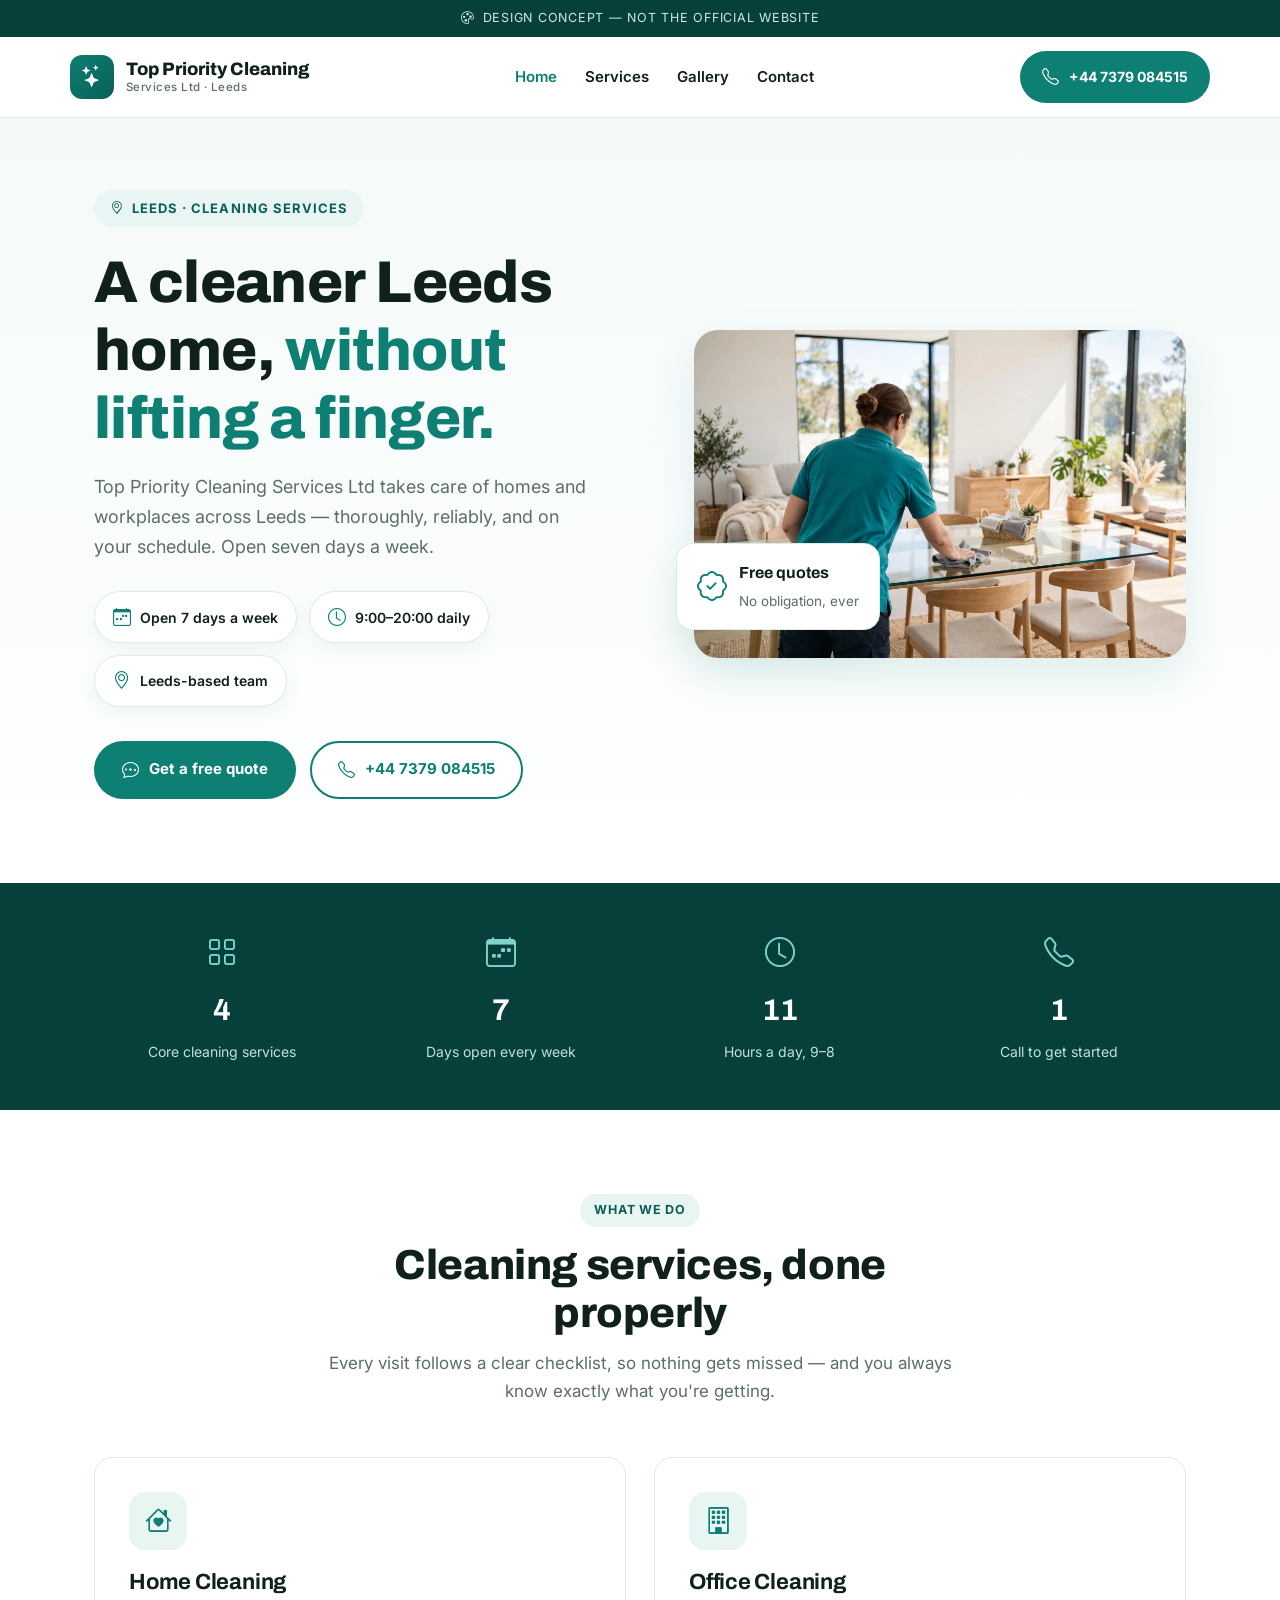
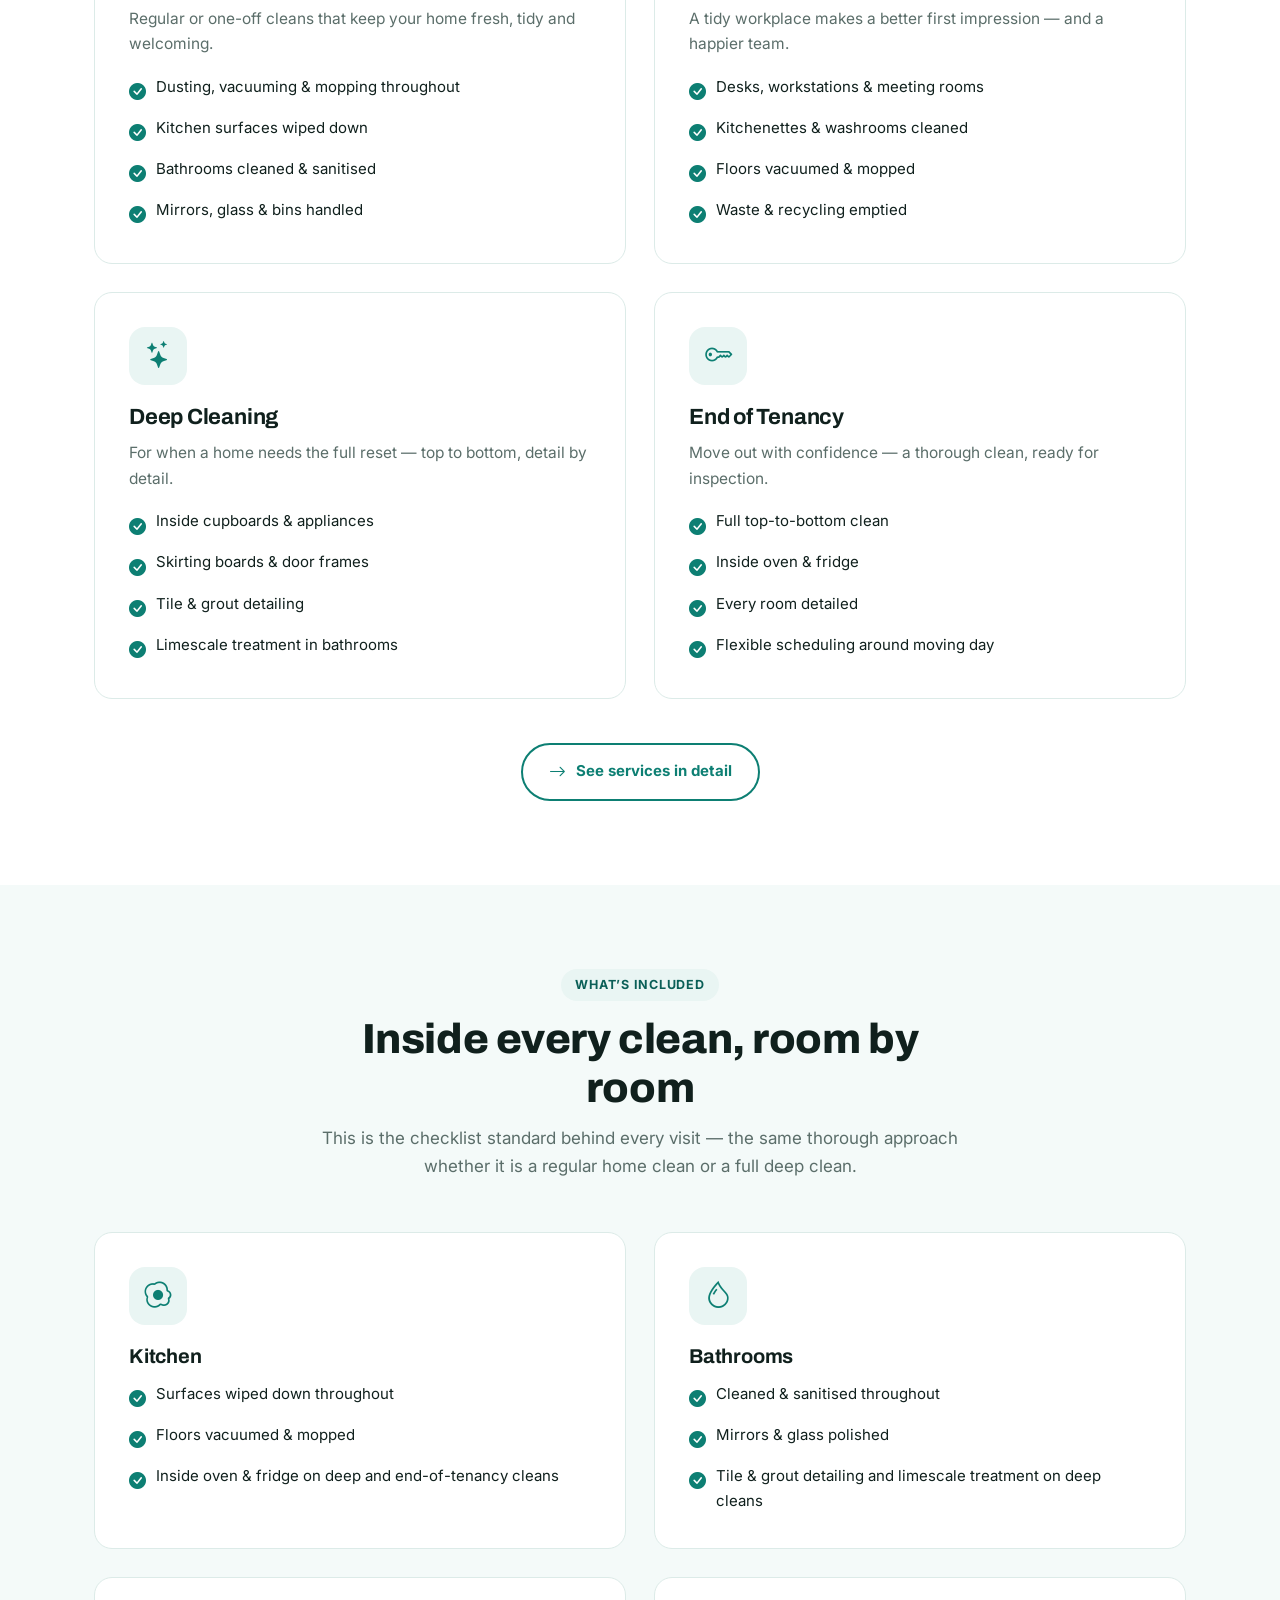
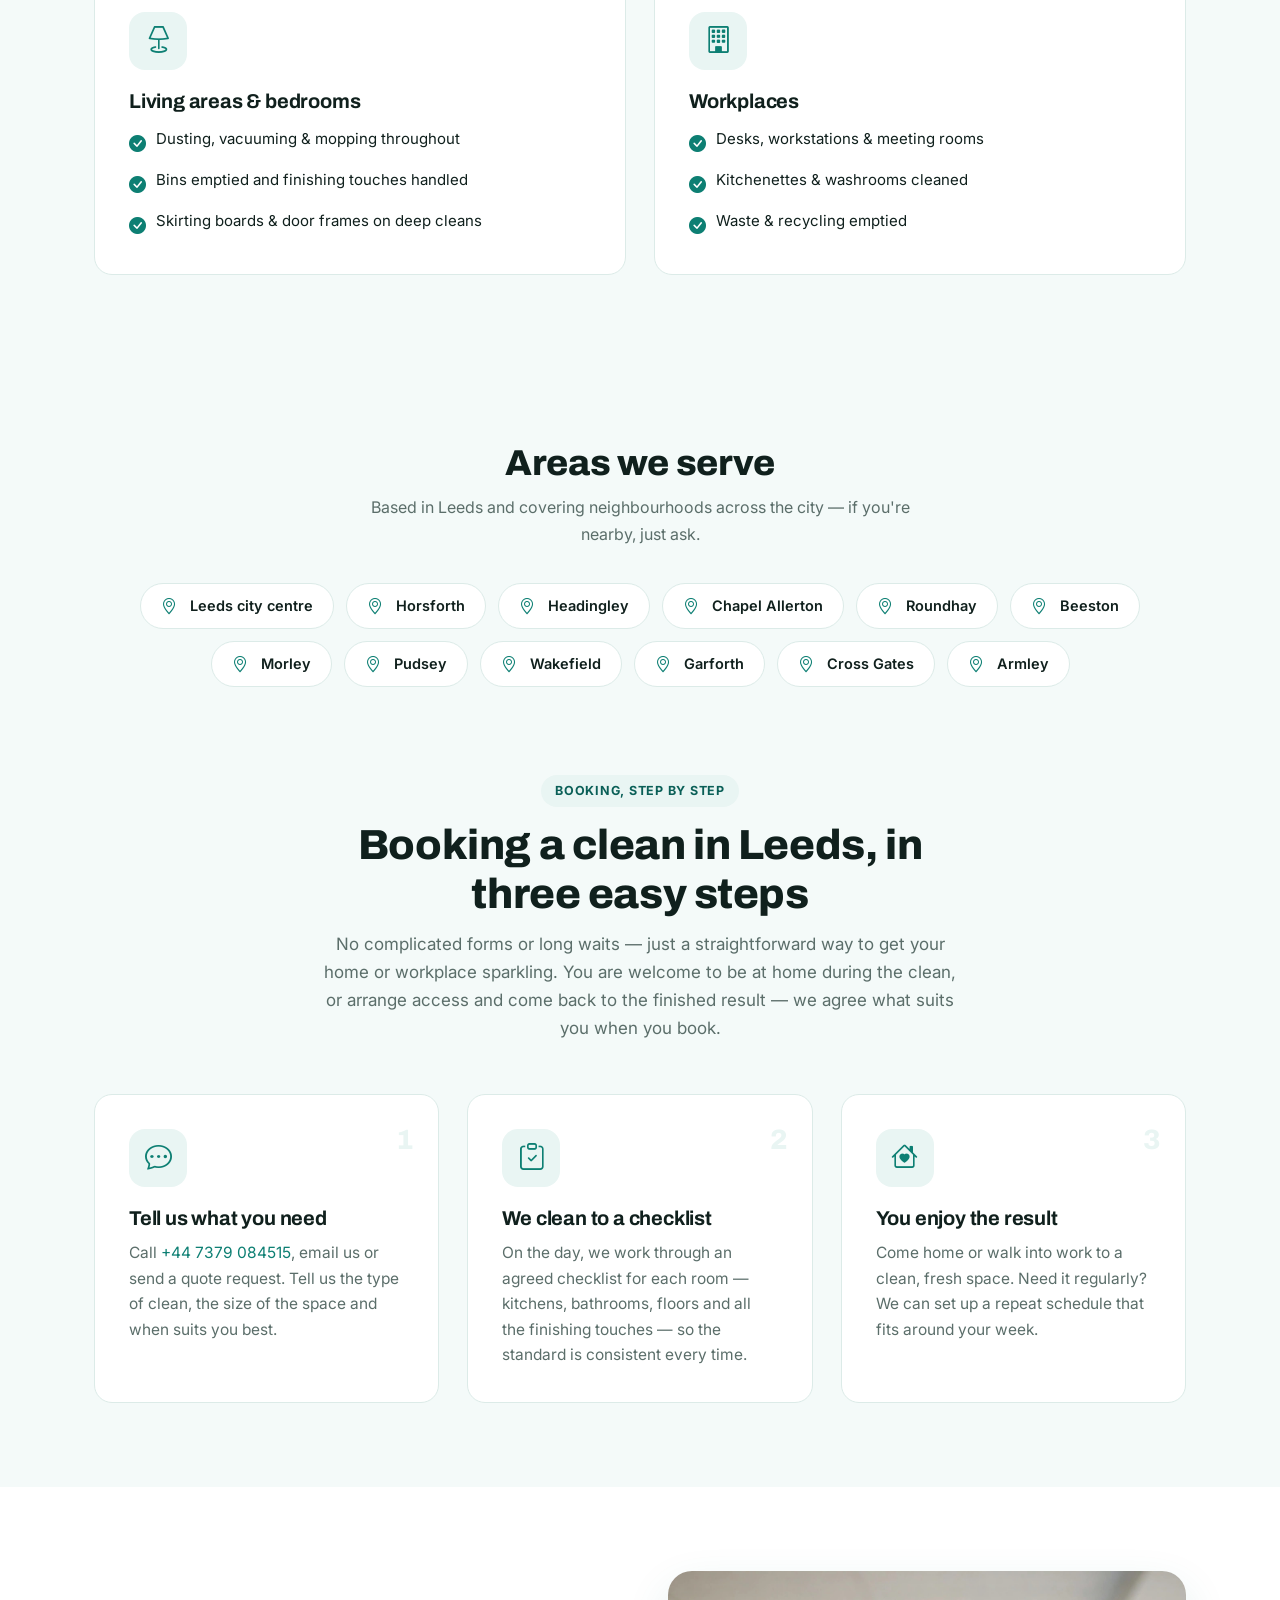
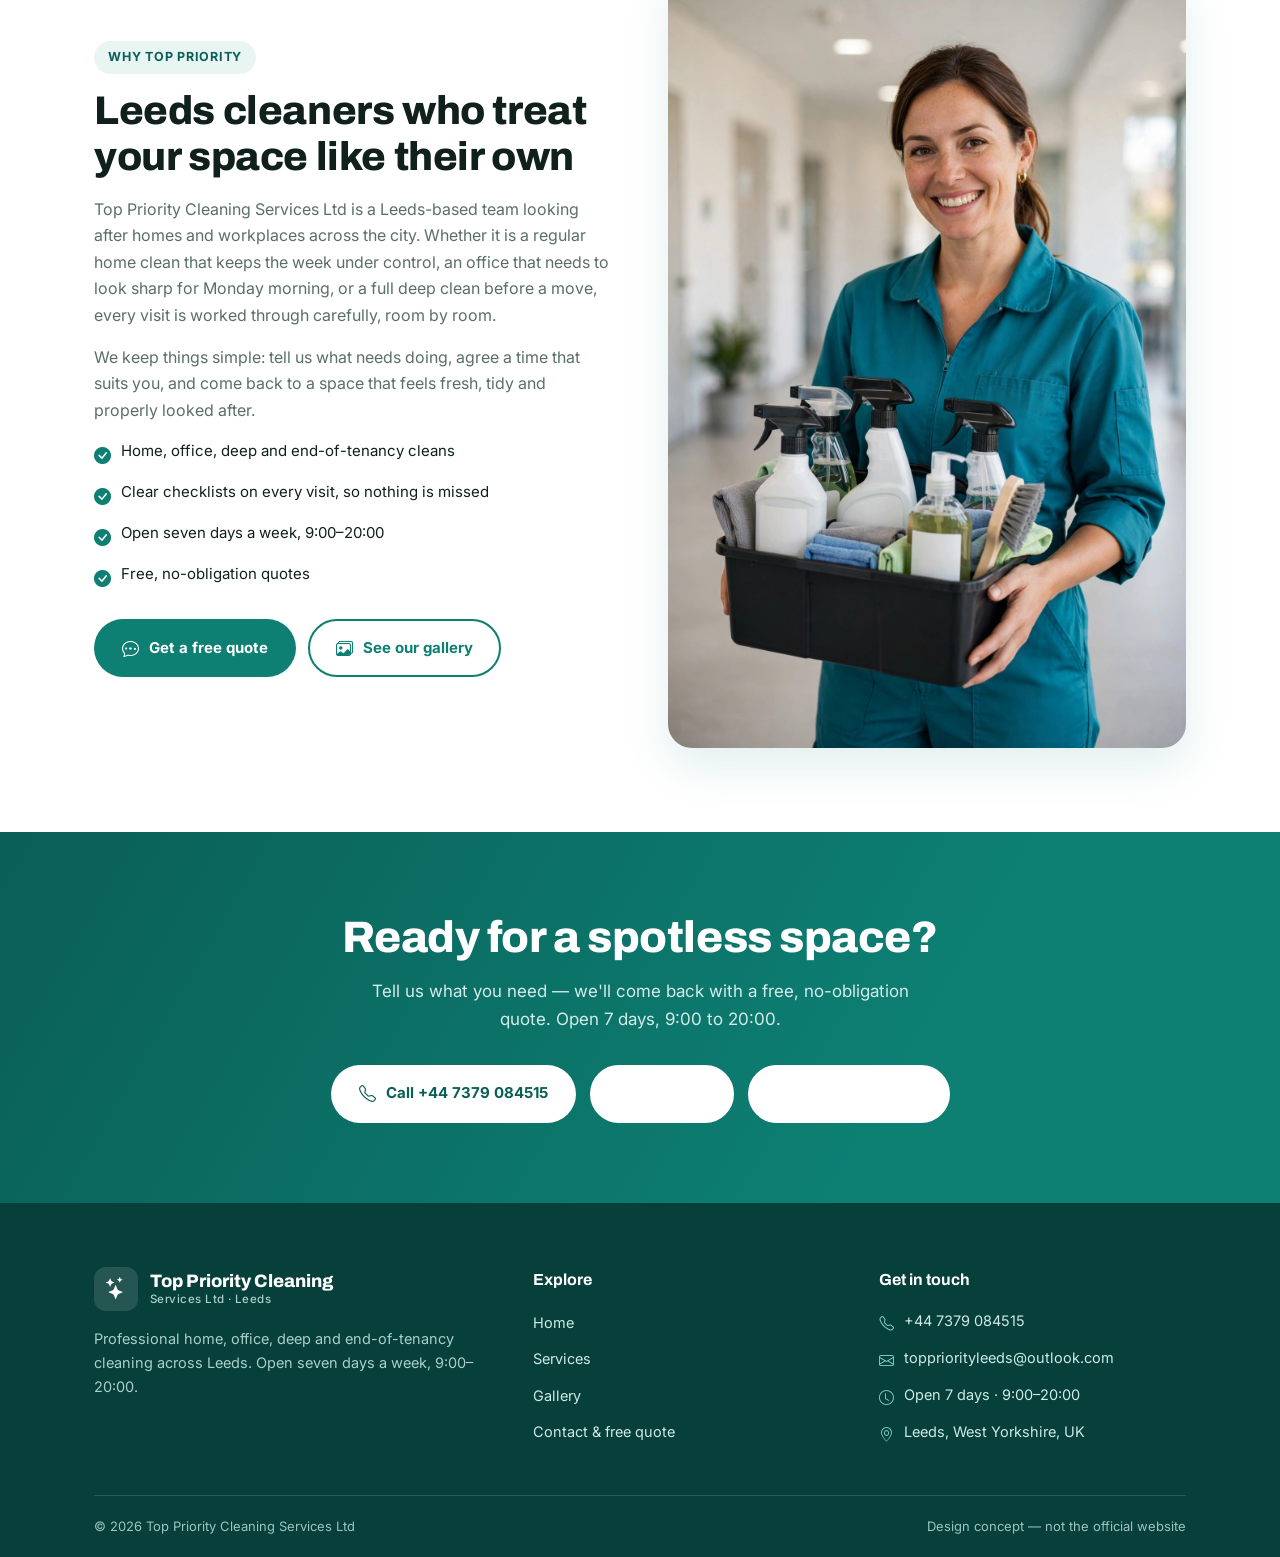
<file: index.html>
<!DOCTYPE html>
<html lang="en-GB">
<head>
<meta charset="UTF-8">
<meta name="viewport" content="width=device-width, initial-scale=1.0">
<title>Top Priority Cleaning Services Ltd — Professional Cleaning in Leeds</title>
<meta name="description" content="Top Priority Cleaning Services Ltd — home, office, deep and end-of-tenancy cleaning across Leeds. Open 7 days, 9:00–20:00. Free quotes.">
<link href="https://cdn.jsdelivr.net/npm/bootstrap-icons@1.11.3/font/bootstrap-icons.min.css" rel="stylesheet">
<link rel="preconnect" href="https://fonts.googleapis.com">
<link rel="preconnect" href="https://fonts.gstatic.com" crossorigin>
<link href="https://fonts.googleapis.com/css2?family=Archivo:wght@600;700;800&family=Inter:wght@400;500;600;700&display=swap" rel="stylesheet">
<link rel="stylesheet" href="styles.css">
</head>
<body>

<div class="ribbon"><i class="bi bi-palette"></i>Design concept — not the official website</div>

<header class="site-header">
  <div class="wrap nav">
    <a class="brand" href="index.html">
      <span class="brand-mark"><i class="bi bi-stars"></i></span>
      <span class="brand-name">Top Priority Cleaning<small>Services Ltd · Leeds</small></span>
    </a>
    <input type="checkbox" id="nav-toggle" class="nav-toggle">
    <label for="nav-toggle" class="hamburger" aria-label="Menu"><i class="bi bi-list"></i></label>
    <ul class="nav-links">
      <li><a href="index.html" class="active">Home</a></li>
      <li><a href="services.html">Services</a></li>
      <li><a href="gallery.html">Gallery</a></li>
      <li><a href="contact.html">Contact</a></li>
    </ul>
    <div class="nav-cta">
      <a class="btn btn-teal btn-sm" href="tel:+447379084515"><i class="bi bi-telephone"></i>+44 7379 084515</a>
    </div>
  </div>
</header>

<section class="hero">
  <div class="wrap hero-grid">
    <div>
      <span class="kicker"><i class="bi bi-geo-alt"></i>Leeds · Cleaning services</span>
      <h1>A cleaner Leeds home, <span class="accent">without lifting a finger.</span></h1>
      <p class="lead">Top Priority Cleaning Services Ltd takes care of homes and workplaces across Leeds — thoroughly, reliably, and on your schedule. Open seven days a week.</p>
      <div class="trust-chips">
        <span class="chip"><i class="bi bi-calendar-week"></i>Open 7 days a week</span>
        <span class="chip"><i class="bi bi-clock"></i>9:00–20:00 daily</span>
        <span class="chip"><i class="bi bi-geo-alt"></i>Leeds-based team</span>
      </div>
      <div class="hero-ctas">
        <a class="btn btn-teal" href="contact.html"><i class="bi bi-chat-dots"></i>Get a free quote</a>
        <a class="btn btn-outline" href="tel:+447379084515"><i class="bi bi-telephone"></i>+44 7379 084515</a>
      </div>
    </div>
    <div class="hero-media">
      <img src="images/cleaning-hero.jpg" alt="Professional cleaner refreshing a bright living room">
      <div class="hero-badge">
        <i class="bi bi-patch-check"></i>
        <div><strong>Free quotes</strong><span>No obligation, ever</span></div>
      </div>
    </div>
  </div>
</section>

<div class="stats">
  <div class="wrap stats-grid">
    <div class="stat"><i class="bi bi-grid"></i><strong>4</strong><span>Core cleaning services</span></div>
    <div class="stat"><i class="bi bi-calendar-week"></i><strong>7</strong><span>Days open every week</span></div>
    <div class="stat"><i class="bi bi-clock"></i><strong>11</strong><span>Hours a day, 9–8</span></div>
    <div class="stat"><i class="bi bi-telephone"></i><strong>1</strong><span>Call to get started</span></div>
  </div>
</div>

<section id="services">
  <div class="wrap">
    <div class="services-head">
      <span class="tag">What we do</span>
      <h2>Cleaning services, done properly</h2>
      <p>Every visit follows a clear checklist, so nothing gets missed — and you always know exactly what you're getting.</p>
    </div>
    <div class="service-grid">
      <article class="service-card">
        <div class="service-icon"><i class="bi bi-house-heart"></i></div>
        <h3>Home Cleaning</h3>
        <p>Regular or one-off cleans that keep your home fresh, tidy and welcoming.</p>
        <ul class="checklist">
          <li><i class="bi bi-check-circle-fill"></i>Dusting, vacuuming &amp; mopping throughout</li>
          <li><i class="bi bi-check-circle-fill"></i>Kitchen surfaces wiped down</li>
          <li><i class="bi bi-check-circle-fill"></i>Bathrooms cleaned &amp; sanitised</li>
          <li><i class="bi bi-check-circle-fill"></i>Mirrors, glass &amp; bins handled</li>
        </ul>
      </article>
      <article class="service-card">
        <div class="service-icon"><i class="bi bi-building"></i></div>
        <h3>Office Cleaning</h3>
        <p>A tidy workplace makes a better first impression — and a happier team.</p>
        <ul class="checklist">
          <li><i class="bi bi-check-circle-fill"></i>Desks, workstations &amp; meeting rooms</li>
          <li><i class="bi bi-check-circle-fill"></i>Kitchenettes &amp; washrooms cleaned</li>
          <li><i class="bi bi-check-circle-fill"></i>Floors vacuumed &amp; mopped</li>
          <li><i class="bi bi-check-circle-fill"></i>Waste &amp; recycling emptied</li>
        </ul>
      </article>
      <article class="service-card">
        <div class="service-icon"><i class="bi bi-stars"></i></div>
        <h3>Deep Cleaning</h3>
        <p>For when a home needs the full reset — top to bottom, detail by detail.</p>
        <ul class="checklist">
          <li><i class="bi bi-check-circle-fill"></i>Inside cupboards &amp; appliances</li>
          <li><i class="bi bi-check-circle-fill"></i>Skirting boards &amp; door frames</li>
          <li><i class="bi bi-check-circle-fill"></i>Tile &amp; grout detailing</li>
          <li><i class="bi bi-check-circle-fill"></i>Limescale treatment in bathrooms</li>
        </ul>
      </article>
      <article class="service-card">
        <div class="service-icon"><i class="bi bi-key"></i></div>
        <h3>End of Tenancy</h3>
        <p>Move out with confidence — a thorough clean, ready for inspection.</p>
        <ul class="checklist">
          <li><i class="bi bi-check-circle-fill"></i>Full top-to-bottom clean</li>
          <li><i class="bi bi-check-circle-fill"></i>Inside oven &amp; fridge</li>
          <li><i class="bi bi-check-circle-fill"></i>Every room detailed</li>
          <li><i class="bi bi-check-circle-fill"></i>Flexible scheduling around moving day</li>
        </ul>
      </article>
    </div>
    <div class="services-more">
      <a class="btn btn-outline" href="services.html"><i class="bi bi-arrow-right"></i>See services in detail</a>
    </div>
  </div>
</section>


<section class="included-sec">
  <div class="wrap">
    <div class="services-head">
      <span class="tag">What&rsquo;s included</span>
      <h2>Inside every clean, room by room</h2>
      <p>This is the checklist standard behind every visit &mdash; the same thorough approach whether it is a regular home clean or a full deep clean.</p>
    </div>
    <div class="included-grid">
      <article class="included-card">
        <div class="service-icon"><i class="bi bi-egg-fried"></i></div>
        <h3>Kitchen</h3>
        <ul class="checklist">
          <li><i class="bi bi-check-circle-fill"></i>Surfaces wiped down throughout</li>
          <li><i class="bi bi-check-circle-fill"></i>Floors vacuumed &amp; mopped</li>
          <li><i class="bi bi-check-circle-fill"></i>Inside oven &amp; fridge on deep and end-of-tenancy cleans</li>
        </ul>
      </article>
      <article class="included-card">
        <div class="service-icon"><i class="bi bi-droplet"></i></div>
        <h3>Bathrooms</h3>
        <ul class="checklist">
          <li><i class="bi bi-check-circle-fill"></i>Cleaned &amp; sanitised throughout</li>
          <li><i class="bi bi-check-circle-fill"></i>Mirrors &amp; glass polished</li>
          <li><i class="bi bi-check-circle-fill"></i>Tile &amp; grout detailing and limescale treatment on deep cleans</li>
        </ul>
      </article>
      <article class="included-card">
        <div class="service-icon"><i class="bi bi-lamp"></i></div>
        <h3>Living areas &amp; bedrooms</h3>
        <ul class="checklist">
          <li><i class="bi bi-check-circle-fill"></i>Dusting, vacuuming &amp; mopping throughout</li>
          <li><i class="bi bi-check-circle-fill"></i>Bins emptied and finishing touches handled</li>
          <li><i class="bi bi-check-circle-fill"></i>Skirting boards &amp; door frames on deep cleans</li>
        </ul>
      </article>
      <article class="included-card">
        <div class="service-icon"><i class="bi bi-building"></i></div>
        <h3>Workplaces</h3>
        <ul class="checklist">
          <li><i class="bi bi-check-circle-fill"></i>Desks, workstations &amp; meeting rooms</li>
          <li><i class="bi bi-check-circle-fill"></i>Kitchenettes &amp; washrooms cleaned</li>
          <li><i class="bi bi-check-circle-fill"></i>Waste &amp; recycling emptied</li>
        </ul>
      </article>
    </div>
  </div>
</section>

<section class="areas">
  <div class="wrap">
    <h2>Areas we serve</h2>
    <p>Based in Leeds and covering neighbourhoods across the city — if you're nearby, just ask.</p>
    <div class="area-pills">
      <span><i class="bi bi-geo-alt"></i>Leeds city centre</span>
      <span><i class="bi bi-geo-alt"></i>Horsforth</span>
      <span><i class="bi bi-geo-alt"></i>Headingley</span>
      <span><i class="bi bi-geo-alt"></i>Chapel Allerton</span>
      <span><i class="bi bi-geo-alt"></i>Roundhay</span>
      <span><i class="bi bi-geo-alt"></i>Beeston</span>
      <span><i class="bi bi-geo-alt"></i>Morley</span>
      <span><i class="bi bi-geo-alt"></i>Pudsey</span>
      <span><i class="bi bi-geo-alt"></i>Wakefield</span>
      <span><i class="bi bi-geo-alt"></i>Garforth</span>
      <span><i class="bi bi-geo-alt"></i>Cross Gates</span>
      <span><i class="bi bi-geo-alt"></i>Armley</span>
    </div>
  </div>
</section>

<section class="enrich-steps-sec">
  <div class="wrap">
    <div class="services-head">
      <span class="tag">Booking, step by step</span>
      <h2>Booking a clean in Leeds, in three easy steps</h2>
      <p>No complicated forms or long waits &mdash; just a straightforward way to get your home or workplace sparkling. You are welcome to be at home during the clean, or arrange access and come back to the finished result &mdash; we agree what suits you when you book.</p>
    </div>
    <div class="enrich-steps">
      <article class="enrich-step"><div class="service-icon"><i class="bi bi-chat-dots"></i></div><span class="enrich-step-n">1</span><h3>Tell us what you need</h3><p>Call <a href="tel:+447379084515">+44 7379 084515</a>, email us or send a quote request. Tell us the type of clean, the size of the space and when suits you best.</p></article>
      <article class="enrich-step"><div class="service-icon"><i class="bi bi-clipboard-check"></i></div><span class="enrich-step-n">2</span><h3>We clean to a checklist</h3><p>On the day, we work through an agreed checklist for each room &mdash; kitchens, bathrooms, floors and all the finishing touches &mdash; so the standard is consistent every time.</p></article>
      <article class="enrich-step"><div class="service-icon"><i class="bi bi-house-heart"></i></div><span class="enrich-step-n">3</span><h3>You enjoy the result</h3><p>Come home or walk into work to a clean, fresh space. Need it regularly? We can set up a repeat schedule that fits around your week.</p></article>
    </div>
  </div>
</section>

<section class="enrich-about">
  <div class="wrap enrich-about-grid">
    <div>
      <span class="tag">Why Top Priority</span>
      <h2>Leeds cleaners who treat your space like their own</h2>
      <p>Top Priority Cleaning Services Ltd is a Leeds-based team looking after homes and workplaces across the city. Whether it is a regular home clean that keeps the week under control, an office that needs to look sharp for Monday morning, or a full deep clean before a move, every visit is worked through carefully, room by room.</p>
      <p>We keep things simple: tell us what needs doing, agree a time that suits you, and come back to a space that feels fresh, tidy and properly looked after.</p>
      <ul class="checklist">
        <li><i class="bi bi-check-circle-fill"></i>Home, office, deep and end-of-tenancy cleans</li>
        <li><i class="bi bi-check-circle-fill"></i>Clear checklists on every visit, so nothing is missed</li>
        <li><i class="bi bi-check-circle-fill"></i>Open seven days a week, 9:00&ndash;20:00</li>
        <li><i class="bi bi-check-circle-fill"></i>Free, no-obligation quotes</li>
      </ul>
      <div class="detail-cta"><a class="btn btn-teal" href="contact.html"><i class="bi bi-chat-dots"></i>Get a free quote</a> <a class="btn btn-outline" href="gallery.html"><i class="bi bi-images"></i>See our gallery</a></div>
    </div>
    <div class="enrich-about-media"><img src="images/cleaning-team.jpg" alt="Top Priority Cleaning team kit ready for a Leeds clean" loading="lazy"></div>
  </div>
</section>

<div class="cta-band">
  <h2>Ready for a spotless space?</h2>
  <p>Tell us what you need — we'll come back with a free, no-obligation quote. Open 7 days, 9:00 to 20:00.</p>
  <div class="row">
    <a class="btn btn-white" href="tel:+447379084515"><i class="bi bi-telephone"></i>Call +44 7379 084515</a>
    <a class="btn btn-outline" style="border-color:#fff;color:#fff" href="mailto:toppriorityleeds@outlook.com"><i class="bi bi-envelope"></i>Email us</a>
    <a class="btn btn-outline" style="border-color:#fff;color:#fff" href="contact.html"><i class="bi bi-chat-dots"></i>Request a quote</a>
  </div>
</div>

<footer>
  <div class="wrap">
    <div class="footer-grid">
      <div>
        <div class="footer-brand">
          <span class="brand-mark"><i class="bi bi-stars"></i></span>
          <span class="brand-name">Top Priority Cleaning<small style="color:#a9cfca">Services Ltd · Leeds</small></span>
        </div>
        <p>Professional home, office, deep and end-of-tenancy cleaning across Leeds. Open seven days a week, 9:00–20:00.</p>
      </div>
      <div>
        <h4>Explore</h4>
        <ul>
          <li><a href="index.html">Home</a></li>
          <li><a href="services.html">Services</a></li>
          <li><a href="gallery.html">Gallery</a></li>
          <li><a href="contact.html">Contact &amp; free quote</a></li>
        </ul>
      </div>
      <div>
        <h4>Get in touch</h4>
        <ul class="footer-contact">
          <li><i class="bi bi-telephone"></i><span>+44 7379 084515</span></li>
          <li><i class="bi bi-envelope"></i><span>toppriorityleeds@outlook.com</span></li>
          <li><i class="bi bi-clock"></i><span>Open 7 days · 9:00–20:00</span></li>
          <li><i class="bi bi-geo-alt"></i><span>Leeds, West Yorkshire, UK</span></li>
        </ul>
      </div>
    </div>
    <div class="footer-bottom">
      <span>© 2026 Top Priority Cleaning Services Ltd</span>
      <span>Design concept — not the official website</span>
    </div>
  </div>
</footer>

</body>
</html>
</file>
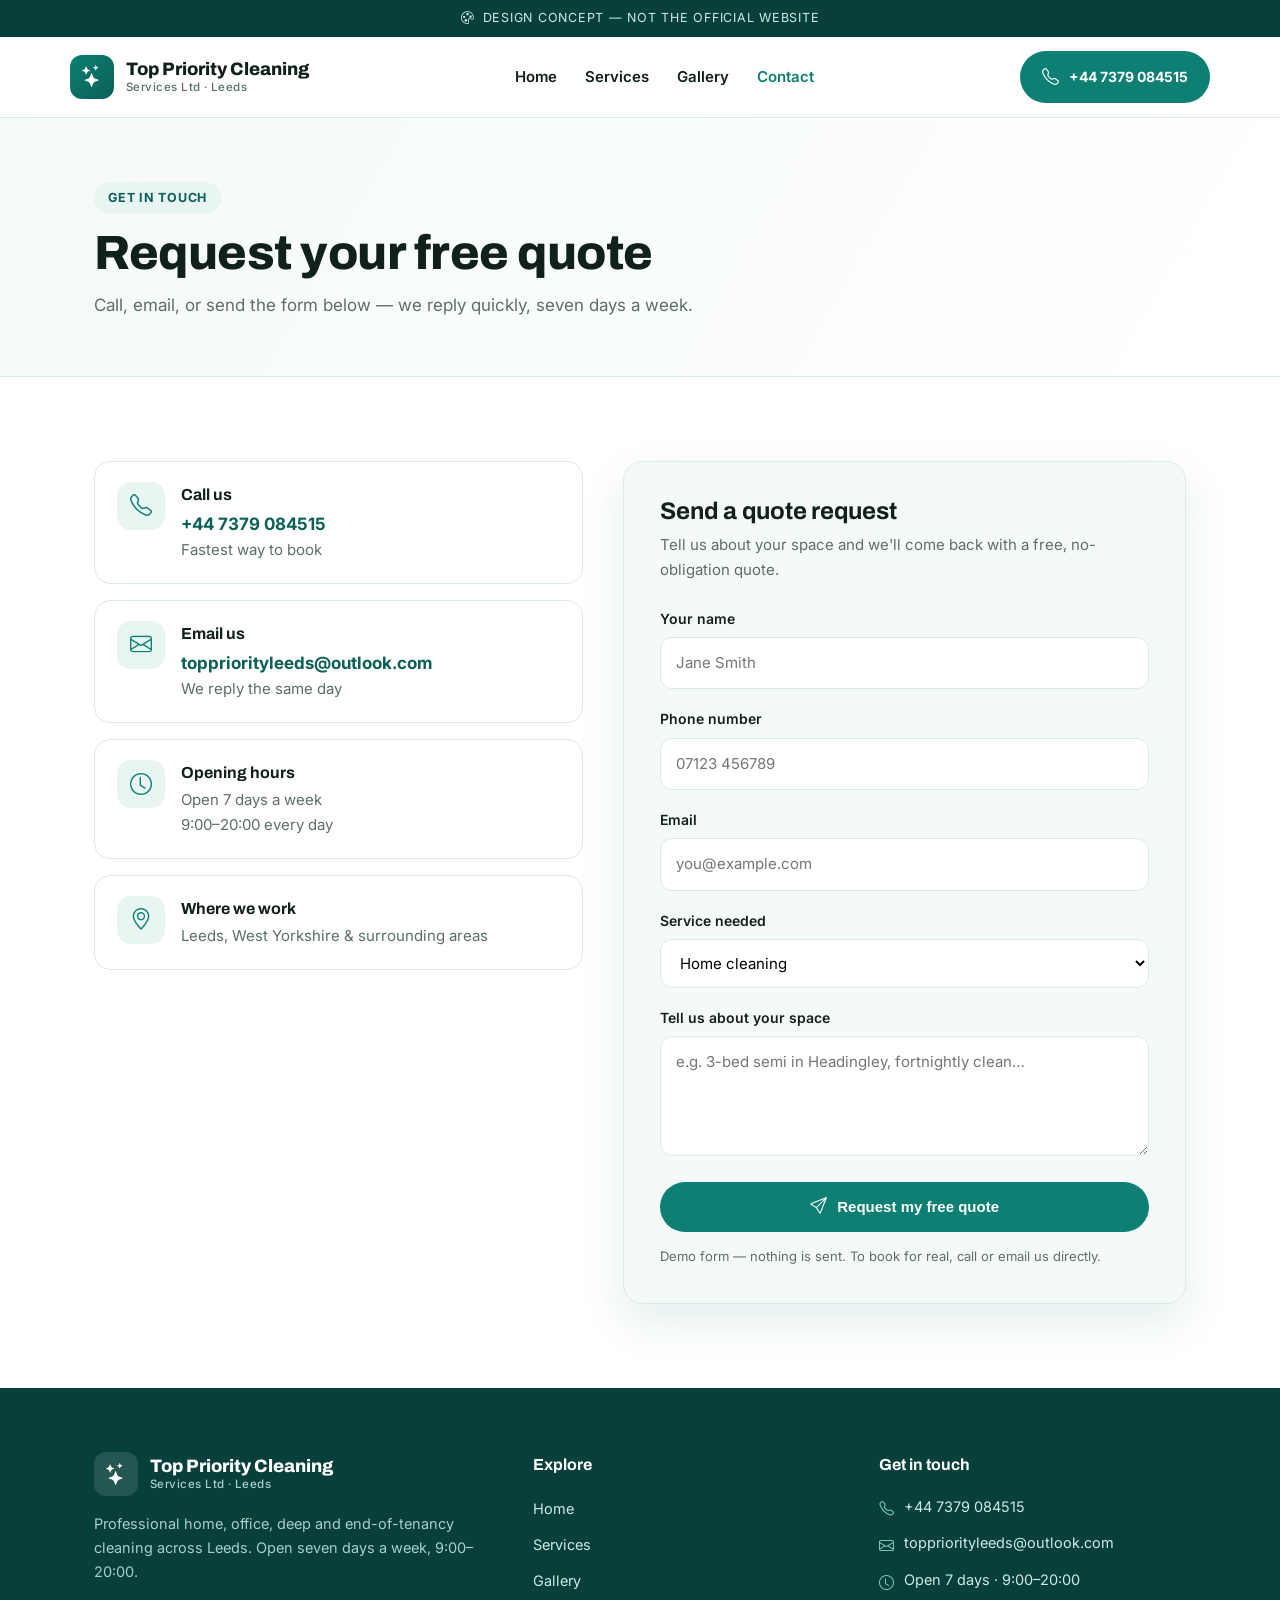
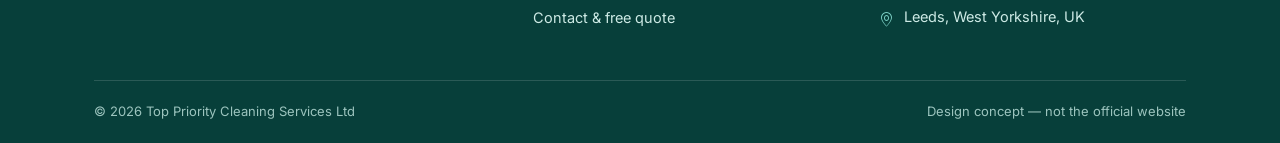
<file: contact.html>
<!DOCTYPE html>
<html lang="en-GB">
<head>
<meta charset="UTF-8">
<meta name="viewport" content="width=device-width, initial-scale=1.0">
<title>Contact — Top Priority Cleaning Services Ltd, Leeds</title>
<meta name="description" content="Get a free cleaning quote in Leeds — call +44 7379 084515 or email toppriorityleeds@outlook.com. Open 7 days, 9:00–20:00.">
<link href="https://cdn.jsdelivr.net/npm/bootstrap-icons@1.11.3/font/bootstrap-icons.min.css" rel="stylesheet">
<link rel="preconnect" href="https://fonts.googleapis.com">
<link rel="preconnect" href="https://fonts.gstatic.com" crossorigin>
<link href="https://fonts.googleapis.com/css2?family=Archivo:wght@600;700;800&family=Inter:wght@400;500;600;700&display=swap" rel="stylesheet">
<link rel="stylesheet" href="styles.css">
</head>
<body>

<div class="ribbon"><i class="bi bi-palette"></i>Design concept — not the official website</div>

<header class="site-header">
  <div class="wrap nav">
    <a class="brand" href="index.html">
      <span class="brand-mark"><i class="bi bi-stars"></i></span>
      <span class="brand-name">Top Priority Cleaning<small>Services Ltd · Leeds</small></span>
    </a>
    <input type="checkbox" id="nav-toggle" class="nav-toggle">
    <label for="nav-toggle" class="hamburger" aria-label="Menu"><i class="bi bi-list"></i></label>
    <ul class="nav-links">
      <li><a href="index.html">Home</a></li>
      <li><a href="services.html">Services</a></li>
      <li><a href="gallery.html">Gallery</a></li>
      <li><a href="contact.html" class="active">Contact</a></li>
    </ul>
    <div class="nav-cta">
      <a class="btn btn-teal btn-sm" href="tel:+447379084515"><i class="bi bi-telephone"></i>+44 7379 084515</a>
    </div>
  </div>
</header>

<div class="page-banner">
  <div class="wrap">
    <span class="tag">Get in touch</span>
    <h1>Request your free quote</h1>
    <p>Call, email, or send the form below — we reply quickly, seven days a week.</p>
  </div>
</div>

<section>
  <div class="wrap contact-grid">
    <div>
      <div class="contact-cards">
        <div class="contact-card">
          <span class="ci"><i class="bi bi-telephone"></i></span>
          <div><strong>Call us</strong><a class="big" href="tel:+447379084515">+44 7379 084515</a><p>Fastest way to book</p></div>
        </div>
        <div class="contact-card">
          <span class="ci"><i class="bi bi-envelope"></i></span>
          <div><strong>Email us</strong><a class="big" href="mailto:toppriorityleeds@outlook.com">toppriorityleeds@outlook.com</a><p>We reply the same day</p></div>
        </div>
        <div class="contact-card">
          <span class="ci"><i class="bi bi-clock"></i></span>
          <div><strong>Opening hours</strong><p>Open 7 days a week<br>9:00–20:00 every day</p></div>
        </div>
        <div class="contact-card">
          <span class="ci"><i class="bi bi-geo-alt"></i></span>
          <div><strong>Where we work</strong><p>Leeds, West Yorkshire &amp; surrounding areas</p></div>
        </div>
      </div>
    </div>
    <div class="form-card">
      <h2>Send a quote request</h2>
      <p>Tell us about your space and we'll come back with a free, no-obligation quote.</p>
      <form action="#" method="post" onsubmit="return false;">
        <div class="field">
          <label for="name">Your name</label>
          <input type="text" id="name" name="name" placeholder="Jane Smith" required>
        </div>
        <div class="field">
          <label for="phone">Phone number</label>
          <input type="tel" id="phone" name="phone" placeholder="07123 456789">
        </div>
        <div class="field">
          <label for="email">Email</label>
          <input type="email" id="email" name="email" placeholder="you@example.com" required>
        </div>
        <div class="field">
          <label for="service">Service needed</label>
          <select id="service" name="service">
            <option>Home cleaning</option>
            <option>Office cleaning</option>
            <option>Deep cleaning</option>
            <option>End of tenancy</option>
            <option>Something else</option>
          </select>
        </div>
        <div class="field">
          <label for="message">Tell us about your space</label>
          <textarea id="message" name="message" placeholder="e.g. 3-bed semi in Headingley, fortnightly clean…"></textarea>
        </div>
        <button type="submit" class="btn btn-teal" style="width:100%;justify-content:center"><i class="bi bi-send"></i>Request my free quote</button>
        <p class="form-note">Demo form — nothing is sent. To book for real, call or email us directly.</p>
      </form>
    </div>
  </div>
</section>

<footer>
  <div class="wrap">
    <div class="footer-grid">
      <div>
        <div class="footer-brand">
          <span class="brand-mark"><i class="bi bi-stars"></i></span>
          <span class="brand-name">Top Priority Cleaning<small style="color:#a9cfca">Services Ltd · Leeds</small></span>
        </div>
        <p>Professional home, office, deep and end-of-tenancy cleaning across Leeds. Open seven days a week, 9:00–20:00.</p>
      </div>
      <div>
        <h4>Explore</h4>
        <ul>
          <li><a href="index.html">Home</a></li>
          <li><a href="services.html">Services</a></li>
          <li><a href="gallery.html">Gallery</a></li>
          <li><a href="contact.html">Contact &amp; free quote</a></li>
        </ul>
      </div>
      <div>
        <h4>Get in touch</h4>
        <ul class="footer-contact">
          <li><i class="bi bi-telephone"></i><span>+44 7379 084515</span></li>
          <li><i class="bi bi-envelope"></i><span>toppriorityleeds@outlook.com</span></li>
          <li><i class="bi bi-clock"></i><span>Open 7 days · 9:00–20:00</span></li>
          <li><i class="bi bi-geo-alt"></i><span>Leeds, West Yorkshire, UK</span></li>
        </ul>
      </div>
    </div>
    <div class="footer-bottom">
      <span>© 2026 Top Priority Cleaning Services Ltd</span>
      <span>Design concept — not the official website</span>
    </div>
  </div>
</footer>

</body>
</html>
</file>
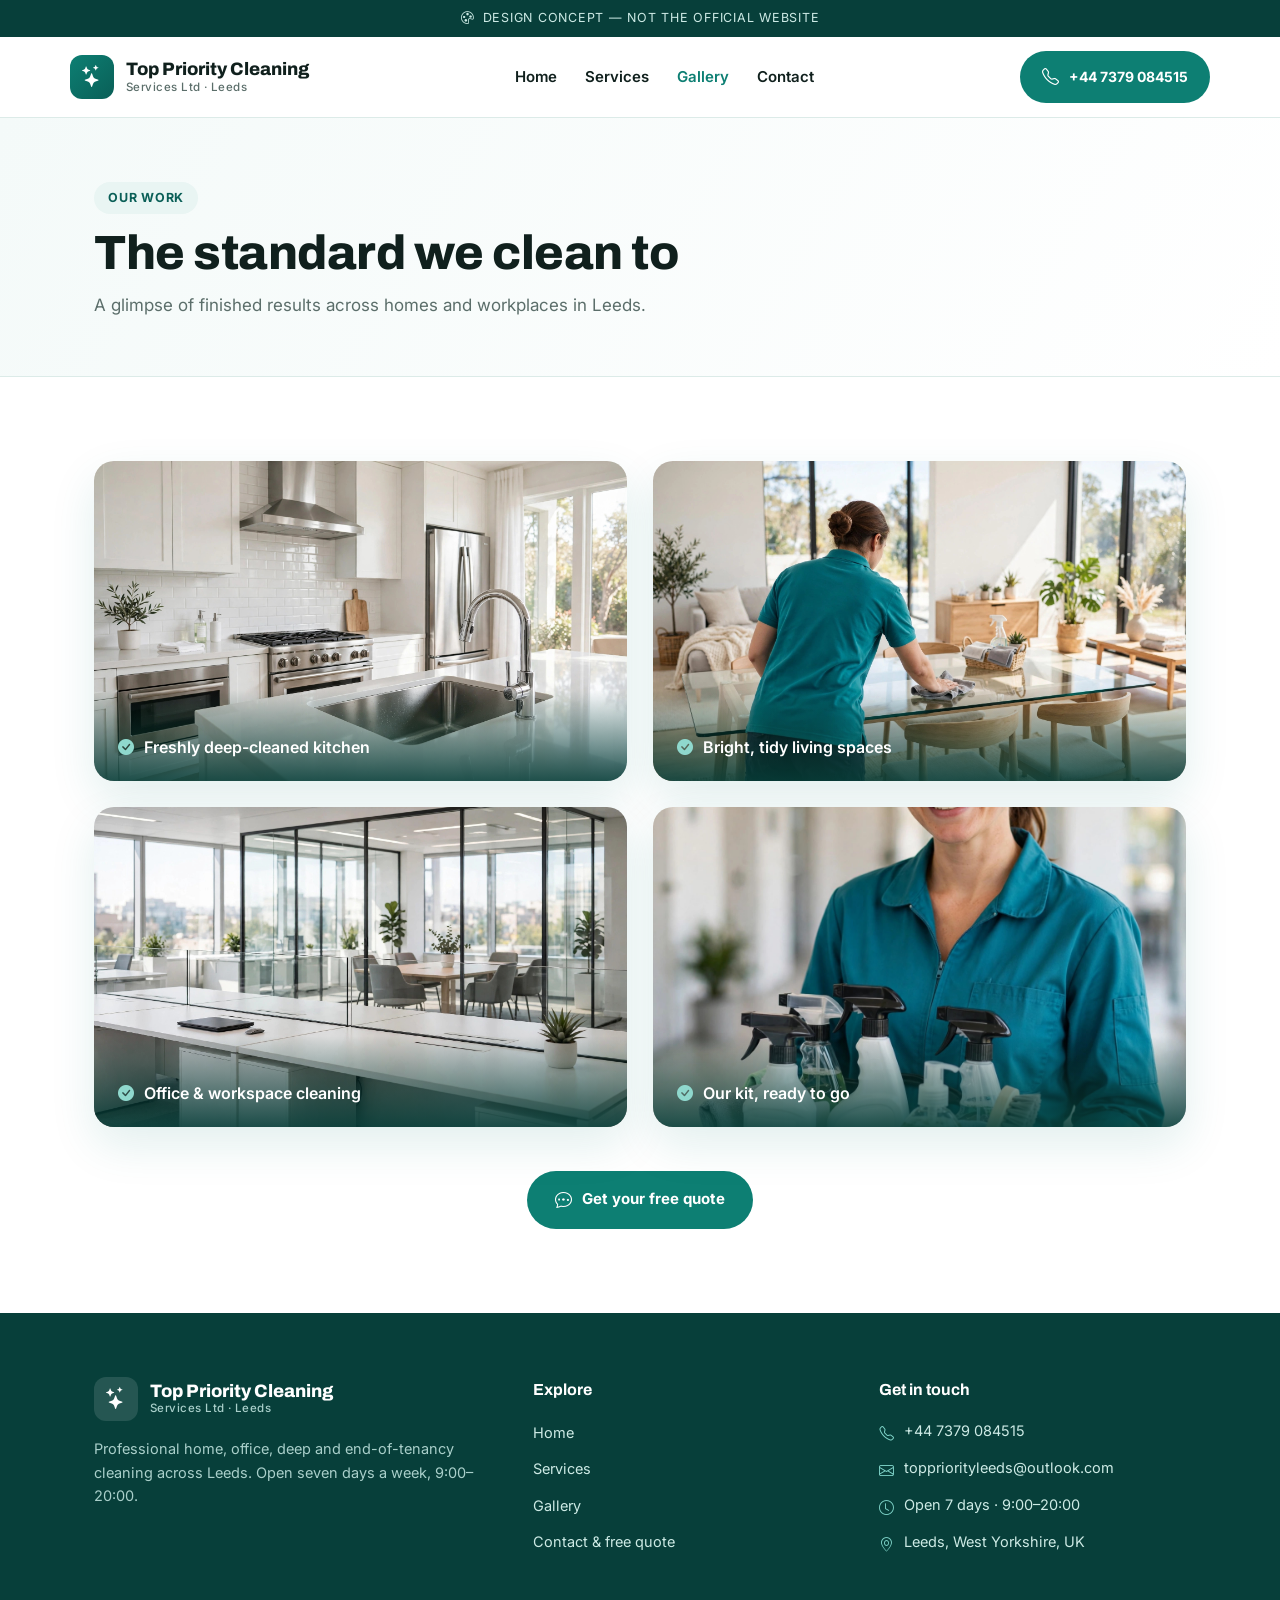
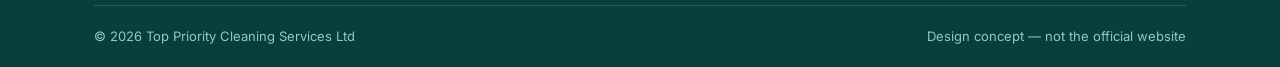
<file: gallery.html>
<!DOCTYPE html>
<html lang="en-GB">
<head>
<meta charset="UTF-8">
<meta name="viewport" content="width=device-width, initial-scale=1.0">
<title>Gallery — Top Priority Cleaning Services Ltd, Leeds</title>
<meta name="description" content="See the standard we clean to — kitchens, living spaces, offices and our professional kit.">
<link href="https://cdn.jsdelivr.net/npm/bootstrap-icons@1.11.3/font/bootstrap-icons.min.css" rel="stylesheet">
<link rel="preconnect" href="https://fonts.googleapis.com">
<link rel="preconnect" href="https://fonts.gstatic.com" crossorigin>
<link href="https://fonts.googleapis.com/css2?family=Archivo:wght@600;700;800&family=Inter:wght@400;500;600;700&display=swap" rel="stylesheet">
<link rel="stylesheet" href="styles.css">
</head>
<body>

<div class="ribbon"><i class="bi bi-palette"></i>Design concept — not the official website</div>

<header class="site-header">
  <div class="wrap nav">
    <a class="brand" href="index.html">
      <span class="brand-mark"><i class="bi bi-stars"></i></span>
      <span class="brand-name">Top Priority Cleaning<small>Services Ltd · Leeds</small></span>
    </a>
    <input type="checkbox" id="nav-toggle" class="nav-toggle">
    <label for="nav-toggle" class="hamburger" aria-label="Menu"><i class="bi bi-list"></i></label>
    <ul class="nav-links">
      <li><a href="index.html">Home</a></li>
      <li><a href="services.html">Services</a></li>
      <li><a href="gallery.html" class="active">Gallery</a></li>
      <li><a href="contact.html">Contact</a></li>
    </ul>
    <div class="nav-cta">
      <a class="btn btn-teal btn-sm" href="tel:+447379084515"><i class="bi bi-telephone"></i>+44 7379 084515</a>
    </div>
  </div>
</header>

<div class="page-banner">
  <div class="wrap">
    <span class="tag">Our work</span>
    <h1>The standard we clean to</h1>
    <p>A glimpse of finished results across homes and workplaces in Leeds.</p>
  </div>
</div>

<section>
  <div class="wrap">
    <div class="gallery-grid">
      <figure class="g-item">
        <img src="images/cleaning-kitchen.jpg" alt="Freshly deep-cleaned kitchen">
        <figcaption><i class="bi bi-check-circle-fill"></i>Freshly deep-cleaned kitchen</figcaption>
      </figure>
      <figure class="g-item">
        <img src="images/cleaning-hero.jpg" alt="Bright, tidy living space">
        <figcaption><i class="bi bi-check-circle-fill"></i>Bright, tidy living spaces</figcaption>
      </figure>
      <figure class="g-item">
        <img src="images/cleaning-office.jpg" alt="Office and workspace cleaning">
        <figcaption><i class="bi bi-check-circle-fill"></i>Office &amp; workspace cleaning</figcaption>
      </figure>
      <figure class="g-item">
        <img src="images/cleaning-team.jpg" alt="Our professional cleaning kit, ready to go">
        <figcaption><i class="bi bi-check-circle-fill"></i>Our kit, ready to go</figcaption>
      </figure>
    </div>
    <div class="services-more">
      <a class="btn btn-teal" href="contact.html"><i class="bi bi-chat-dots"></i>Get your free quote</a>
    </div>
  </div>
</section>

<footer>
  <div class="wrap">
    <div class="footer-grid">
      <div>
        <div class="footer-brand">
          <span class="brand-mark"><i class="bi bi-stars"></i></span>
          <span class="brand-name">Top Priority Cleaning<small style="color:#a9cfca">Services Ltd · Leeds</small></span>
        </div>
        <p>Professional home, office, deep and end-of-tenancy cleaning across Leeds. Open seven days a week, 9:00–20:00.</p>
      </div>
      <div>
        <h4>Explore</h4>
        <ul>
          <li><a href="index.html">Home</a></li>
          <li><a href="services.html">Services</a></li>
          <li><a href="gallery.html">Gallery</a></li>
          <li><a href="contact.html">Contact &amp; free quote</a></li>
        </ul>
      </div>
      <div>
        <h4>Get in touch</h4>
        <ul class="footer-contact">
          <li><i class="bi bi-telephone"></i><span>+44 7379 084515</span></li>
          <li><i class="bi bi-envelope"></i><span>toppriorityleeds@outlook.com</span></li>
          <li><i class="bi bi-clock"></i><span>Open 7 days · 9:00–20:00</span></li>
          <li><i class="bi bi-geo-alt"></i><span>Leeds, West Yorkshire, UK</span></li>
        </ul>
      </div>
    </div>
    <div class="footer-bottom">
      <span>© 2026 Top Priority Cleaning Services Ltd</span>
      <span>Design concept — not the official website</span>
    </div>
  </div>
</footer>

</body>
</html>
</file>
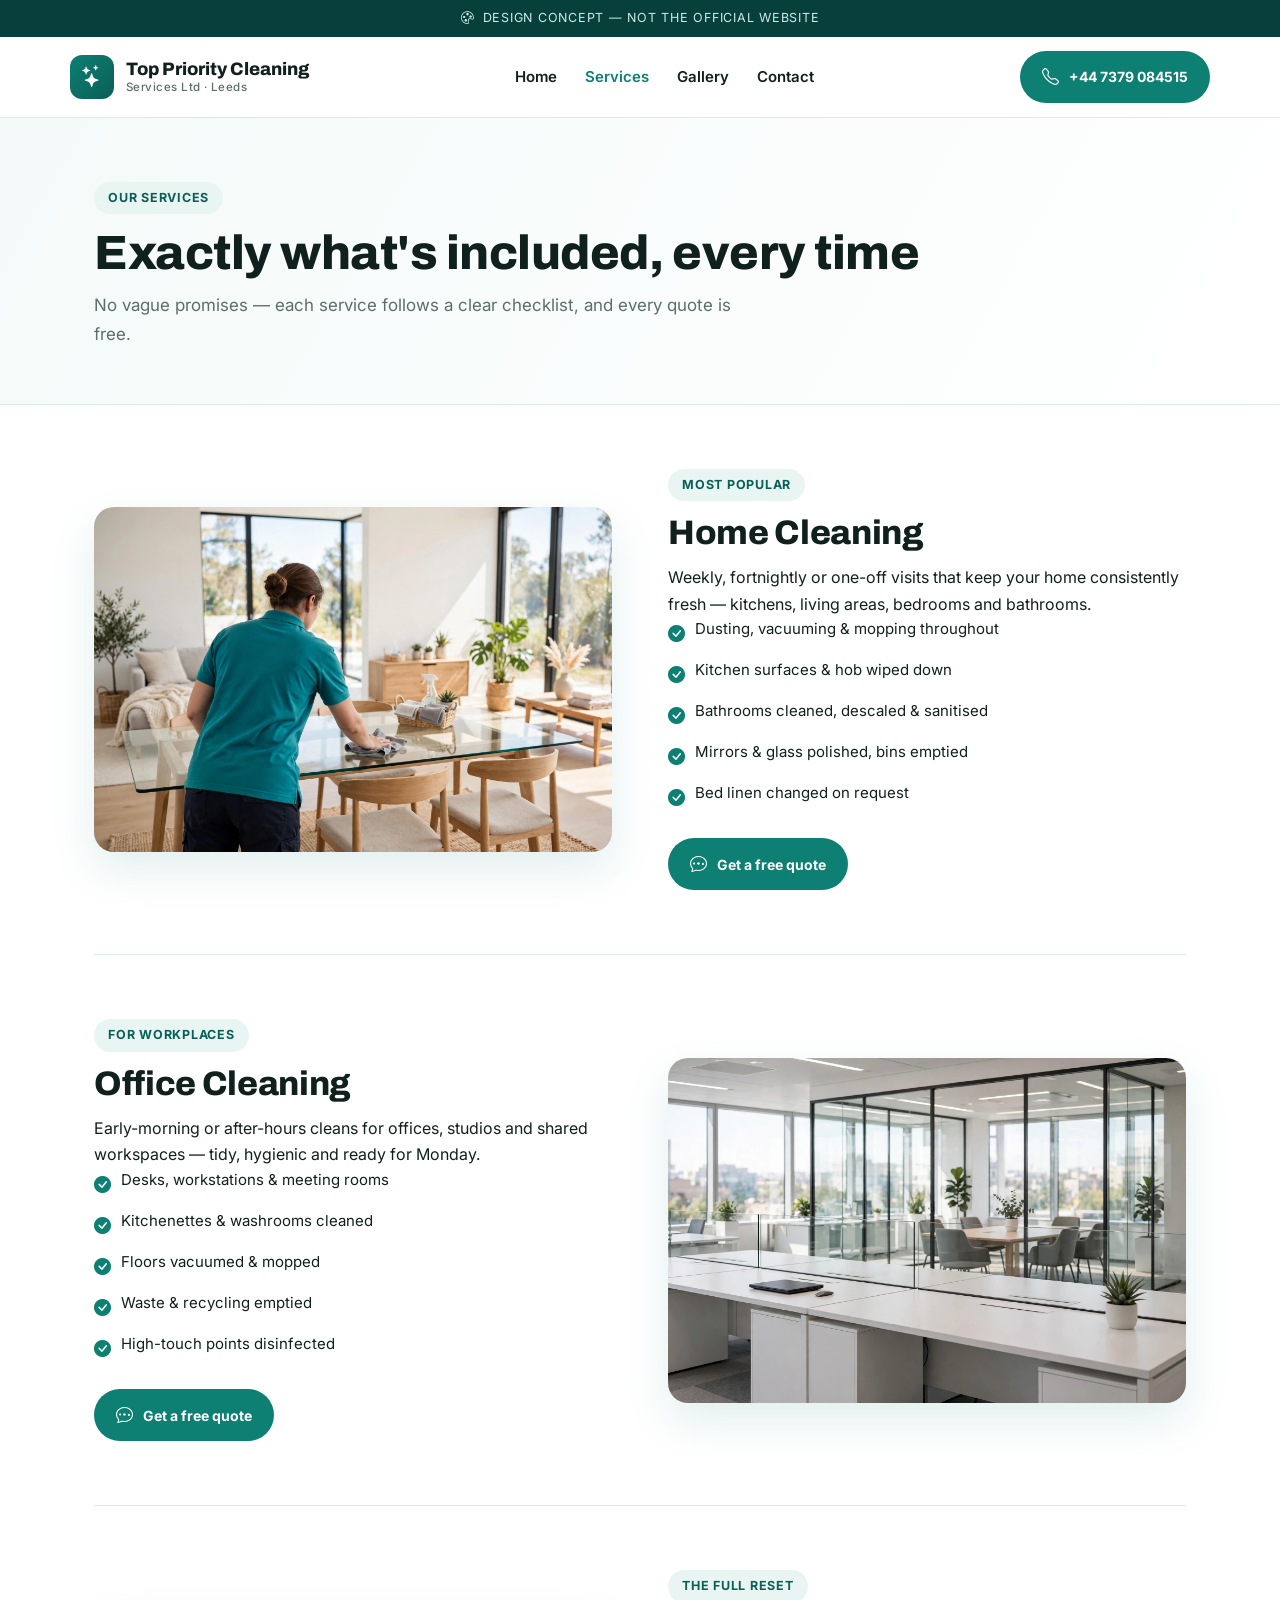
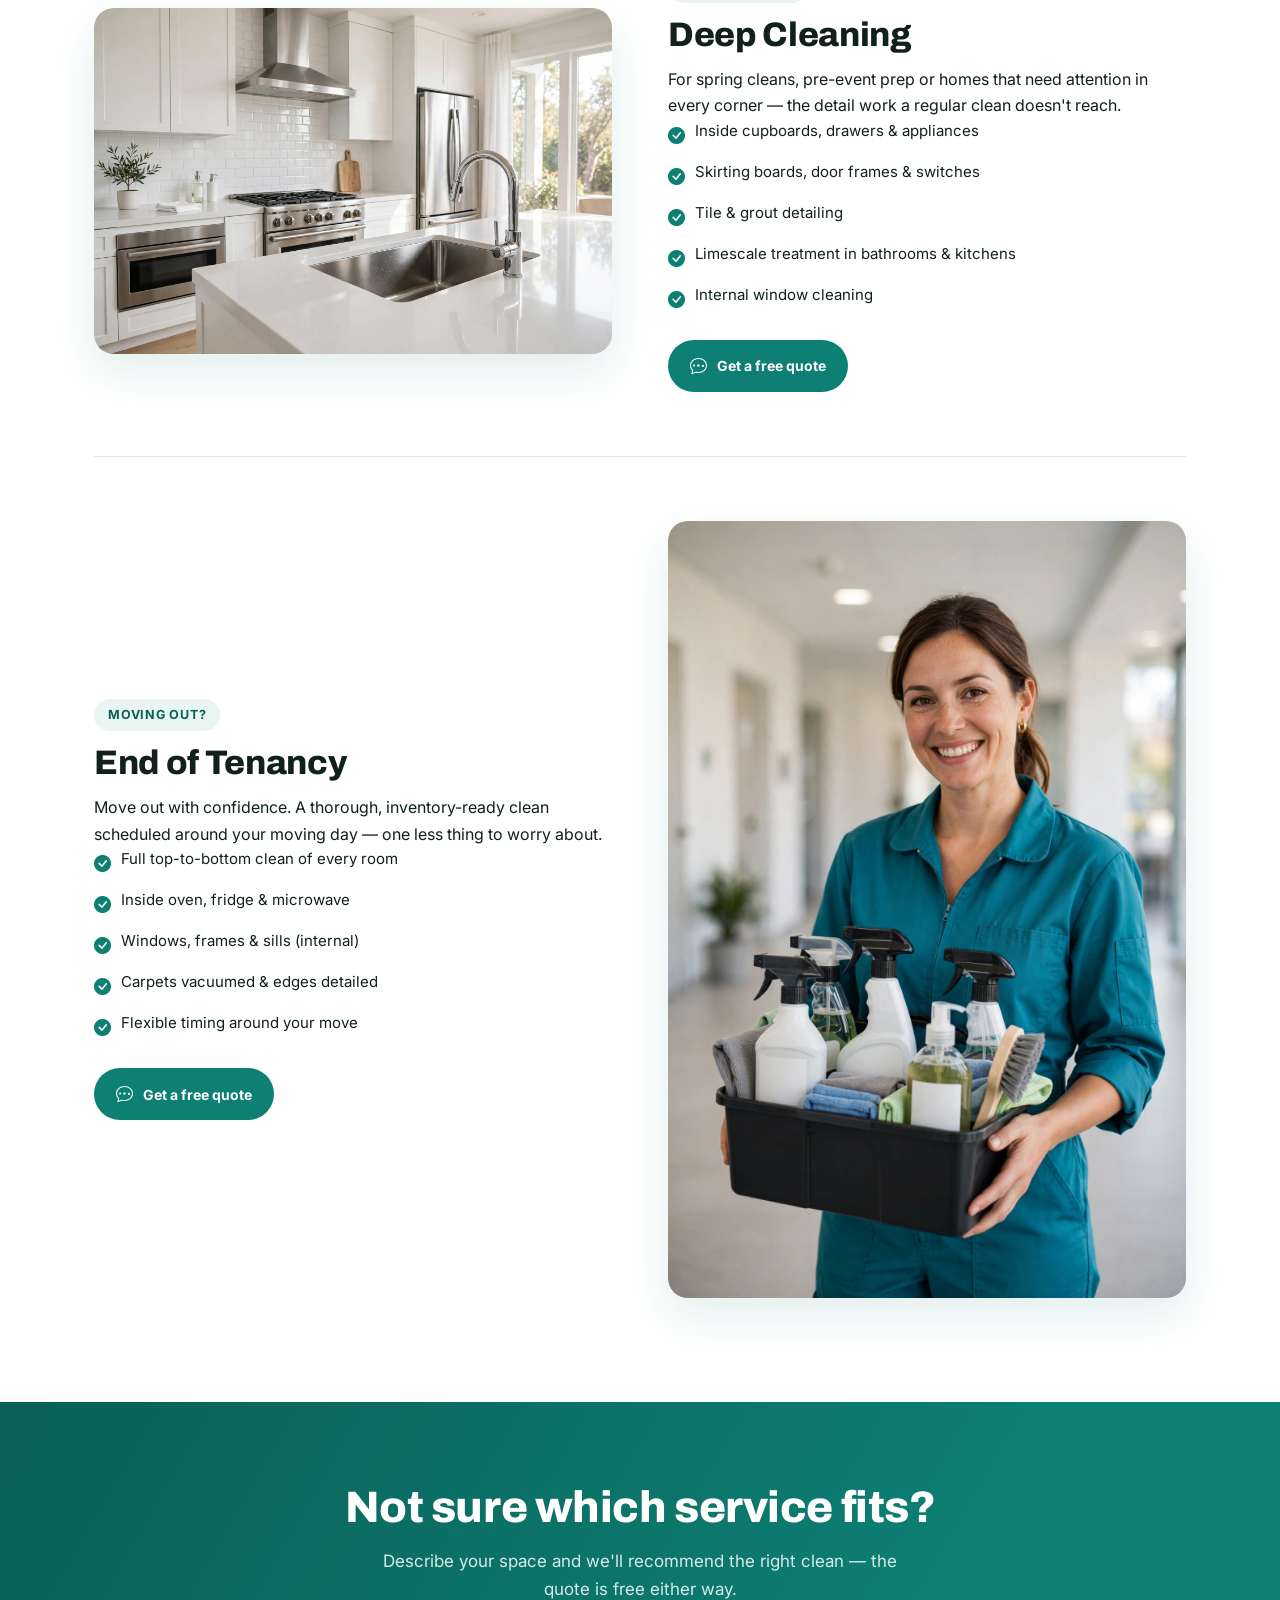
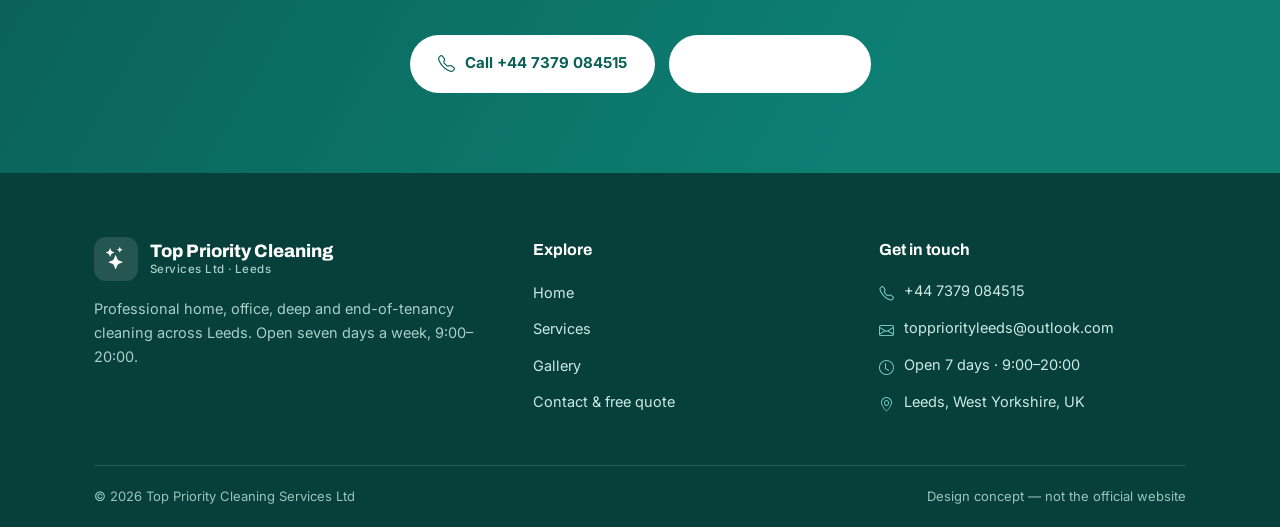
<file: services.html>
<!DOCTYPE html>
<html lang="en-GB">
<head>
<meta charset="UTF-8">
<meta name="viewport" content="width=device-width, initial-scale=1.0">
<title>Services — Top Priority Cleaning Services Ltd, Leeds</title>
<meta name="description" content="Home, office, deep and end-of-tenancy cleaning services across Leeds. See exactly what's included in every visit.">
<link href="https://cdn.jsdelivr.net/npm/bootstrap-icons@1.11.3/font/bootstrap-icons.min.css" rel="stylesheet">
<link rel="preconnect" href="https://fonts.googleapis.com">
<link rel="preconnect" href="https://fonts.gstatic.com" crossorigin>
<link href="https://fonts.googleapis.com/css2?family=Archivo:wght@600;700;800&family=Inter:wght@400;500;600;700&display=swap" rel="stylesheet">
<link rel="stylesheet" href="styles.css">
</head>
<body>

<div class="ribbon"><i class="bi bi-palette"></i>Design concept — not the official website</div>

<header class="site-header">
  <div class="wrap nav">
    <a class="brand" href="index.html">
      <span class="brand-mark"><i class="bi bi-stars"></i></span>
      <span class="brand-name">Top Priority Cleaning<small>Services Ltd · Leeds</small></span>
    </a>
    <input type="checkbox" id="nav-toggle" class="nav-toggle">
    <label for="nav-toggle" class="hamburger" aria-label="Menu"><i class="bi bi-list"></i></label>
    <ul class="nav-links">
      <li><a href="index.html">Home</a></li>
      <li><a href="services.html" class="active">Services</a></li>
      <li><a href="gallery.html">Gallery</a></li>
      <li><a href="contact.html">Contact</a></li>
    </ul>
    <div class="nav-cta">
      <a class="btn btn-teal btn-sm" href="tel:+447379084515"><i class="bi bi-telephone"></i>+44 7379 084515</a>
    </div>
  </div>
</header>

<div class="page-banner">
  <div class="wrap">
    <span class="tag">Our services</span>
    <h1>Exactly what's included, every time</h1>
    <p>No vague promises — each service follows a clear checklist, and every quote is free.</p>
  </div>
</div>

<div class="wrap">
  <div class="detail-block">
    <div class="detail-media"><img src="images/cleaning-hero.jpg" alt="Living room cleaned by our home cleaning service"></div>
    <div>
      <span class="tag">Most popular</span>
      <h2>Home Cleaning</h2>
      <p>Weekly, fortnightly or one-off visits that keep your home consistently fresh — kitchens, living areas, bedrooms and bathrooms.</p>
      <ul class="checklist">
        <li><i class="bi bi-check-circle-fill"></i>Dusting, vacuuming &amp; mopping throughout</li>
        <li><i class="bi bi-check-circle-fill"></i>Kitchen surfaces &amp; hob wiped down</li>
        <li><i class="bi bi-check-circle-fill"></i>Bathrooms cleaned, descaled &amp; sanitised</li>
        <li><i class="bi bi-check-circle-fill"></i>Mirrors &amp; glass polished, bins emptied</li>
        <li><i class="bi bi-check-circle-fill"></i>Bed linen changed on request</li>
      </ul>
      <div class="detail-cta">
        <a class="btn btn-teal btn-sm" href="contact.html"><i class="bi bi-chat-dots"></i>Get a free quote</a>
      </div>
    </div>
  </div>

  <div class="detail-block flip">
    <div class="detail-media"><img src="images/cleaning-office.jpg" alt="Clean modern office space"></div>
    <div>
      <span class="tag">For workplaces</span>
      <h2>Office Cleaning</h2>
      <p>Early-morning or after-hours cleans for offices, studios and shared workspaces — tidy, hygienic and ready for Monday.</p>
      <ul class="checklist">
        <li><i class="bi bi-check-circle-fill"></i>Desks, workstations &amp; meeting rooms</li>
        <li><i class="bi bi-check-circle-fill"></i>Kitchenettes &amp; washrooms cleaned</li>
        <li><i class="bi bi-check-circle-fill"></i>Floors vacuumed &amp; mopped</li>
        <li><i class="bi bi-check-circle-fill"></i>Waste &amp; recycling emptied</li>
        <li><i class="bi bi-check-circle-fill"></i>High-touch points disinfected</li>
      </ul>
      <div class="detail-cta">
        <a class="btn btn-teal btn-sm" href="contact.html"><i class="bi bi-chat-dots"></i>Get a free quote</a>
      </div>
    </div>
  </div>

  <div class="detail-block">
    <div class="detail-media"><img src="images/cleaning-kitchen.jpg" alt="Kitchen after a deep clean"></div>
    <div>
      <span class="tag">The full reset</span>
      <h2>Deep Cleaning</h2>
      <p>For spring cleans, pre-event prep or homes that need attention in every corner — the detail work a regular clean doesn't reach.</p>
      <ul class="checklist">
        <li><i class="bi bi-check-circle-fill"></i>Inside cupboards, drawers &amp; appliances</li>
        <li><i class="bi bi-check-circle-fill"></i>Skirting boards, door frames &amp; switches</li>
        <li><i class="bi bi-check-circle-fill"></i>Tile &amp; grout detailing</li>
        <li><i class="bi bi-check-circle-fill"></i>Limescale treatment in bathrooms &amp; kitchens</li>
        <li><i class="bi bi-check-circle-fill"></i>Internal window cleaning</li>
      </ul>
      <div class="detail-cta">
        <a class="btn btn-teal btn-sm" href="contact.html"><i class="bi bi-chat-dots"></i>Get a free quote</a>
      </div>
    </div>
  </div>

  <div class="detail-block flip">
    <div class="detail-media"><img src="images/cleaning-team.jpg" alt="Our professional cleaning kit, ready to go"></div>
    <div>
      <span class="tag">Moving out?</span>
      <h2>End of Tenancy</h2>
      <p>Move out with confidence. A thorough, inventory-ready clean scheduled around your moving day — one less thing to worry about.</p>
      <ul class="checklist">
        <li><i class="bi bi-check-circle-fill"></i>Full top-to-bottom clean of every room</li>
        <li><i class="bi bi-check-circle-fill"></i>Inside oven, fridge &amp; microwave</li>
        <li><i class="bi bi-check-circle-fill"></i>Windows, frames &amp; sills (internal)</li>
        <li><i class="bi bi-check-circle-fill"></i>Carpets vacuumed &amp; edges detailed</li>
        <li><i class="bi bi-check-circle-fill"></i>Flexible timing around your move</li>
      </ul>
      <div class="detail-cta">
        <a class="btn btn-teal btn-sm" href="contact.html"><i class="bi bi-chat-dots"></i>Get a free quote</a>
      </div>
    </div>
  </div>
</div>

<div class="cta-band" style="margin-top:40px">
  <h2>Not sure which service fits?</h2>
  <p>Describe your space and we'll recommend the right clean — the quote is free either way.</p>
  <div class="row">
    <a class="btn btn-white" href="tel:+447379084515"><i class="bi bi-telephone"></i>Call +44 7379 084515</a>
    <a class="btn btn-outline" style="border-color:#fff;color:#fff" href="contact.html"><i class="bi bi-chat-dots"></i>Request a quote</a>
  </div>
</div>

<footer>
  <div class="wrap">
    <div class="footer-grid">
      <div>
        <div class="footer-brand">
          <span class="brand-mark"><i class="bi bi-stars"></i></span>
          <span class="brand-name">Top Priority Cleaning<small style="color:#a9cfca">Services Ltd · Leeds</small></span>
        </div>
        <p>Professional home, office, deep and end-of-tenancy cleaning across Leeds. Open seven days a week, 9:00–20:00.</p>
      </div>
      <div>
        <h4>Explore</h4>
        <ul>
          <li><a href="index.html">Home</a></li>
          <li><a href="services.html">Services</a></li>
          <li><a href="gallery.html">Gallery</a></li>
          <li><a href="contact.html">Contact &amp; free quote</a></li>
        </ul>
      </div>
      <div>
        <h4>Get in touch</h4>
        <ul class="footer-contact">
          <li><i class="bi bi-telephone"></i><span>+44 7379 084515</span></li>
          <li><i class="bi bi-envelope"></i><span>toppriorityleeds@outlook.com</span></li>
          <li><i class="bi bi-clock"></i><span>Open 7 days · 9:00–20:00</span></li>
          <li><i class="bi bi-geo-alt"></i><span>Leeds, West Yorkshire, UK</span></li>
        </ul>
      </div>
    </div>
    <div class="footer-bottom">
      <span>© 2026 Top Priority Cleaning Services Ltd</span>
      <span>Design concept — not the official website</span>
    </div>
  </div>
</footer>

</body>
</html>
</file>
<file: styles.css>
/* Top Priority Cleaning Services Ltd — design concept */
:root{
  --teal:#0d7f73;
  --teal-dark:#0a5f57;
  --teal-deep:#073f3a;
  --teal-tint:#e9f5f3;
  --teal-soft:#f4faf9;
  --ink:#10201d;
  --muted:#5b6e6a;
  --white:#ffffff;
  --line:#dcebe8;
  --radius:18px;
  --shadow:0 18px 45px rgba(13,127,115,.12);
}
*{margin:0;padding:0;box-sizing:border-box}
html{scroll-behavior:smooth}
body{font-family:'Inter',system-ui,-apple-system,sans-serif;color:var(--ink);background:var(--white);line-height:1.65;font-size:16px}
h1,h2,h3{font-family:'Archivo','Inter',sans-serif;line-height:1.15;letter-spacing:-.01em}
img{max-width:100%;display:block}
a{color:var(--teal);text-decoration:none}
.wrap{max-width:1140px;margin:0 auto;padding:0 24px}
section{padding:84px 0}

/* concept ribbon */
.ribbon{background:var(--teal-deep);color:#cdeae5;text-align:center;font-size:12.5px;letter-spacing:.06em;padding:8px 16px;text-transform:uppercase}
.ribbon i{margin-right:8px}

/* header */
.site-header{background:#fff;border-bottom:1px solid var(--line);position:sticky;top:0;z-index:50}
.nav{display:flex;align-items:center;justify-content:space-between;gap:16px;padding:14px 0}
.brand{display:flex;align-items:center;gap:12px;color:var(--ink)}
.brand-mark{width:44px;height:44px;border-radius:12px;background:linear-gradient(135deg,var(--teal),var(--teal-dark));display:flex;align-items:center;justify-content:center;color:#fff;font-size:22px}
.brand-name{font-family:'Archivo';font-weight:800;font-size:18px;line-height:1.2}
.brand-name small{display:block;font-family:'Inter';font-weight:500;font-size:11.5px;color:var(--muted);letter-spacing:.04em}
.nav-links{display:flex;align-items:center;gap:28px;list-style:none}
.nav-links a{color:var(--ink);font-weight:600;font-size:15px}
.nav-links a:hover,.nav-links a.active{color:var(--teal)}
.nav-cta{display:flex;align-items:center;gap:14px}
.btn{display:inline-flex;align-items:center;gap:10px;font-weight:700;font-size:15px;padding:13px 26px;border-radius:999px;border:2px solid transparent;cursor:pointer;transition:.2s}
.btn i{font-size:17px}
.btn-teal{background:var(--teal);color:#fff}
.btn-teal:hover{background:var(--teal-dark)}
.btn-outline{border-color:var(--teal);color:var(--teal);background:#fff}
.btn-outline:hover{background:var(--teal-tint)}
.btn-white{background:#fff;color:var(--teal-dark)}
.btn-white:hover{background:var(--teal-tint)}
.btn-sm{padding:10px 20px;font-size:14px}
.nav-toggle{display:none}
.hamburger{display:none;font-size:28px;color:var(--teal-dark);cursor:pointer}

/* hero */
.hero{background:linear-gradient(180deg,var(--teal-soft) 0%,#fff 100%);padding:72px 0 84px;overflow:hidden}
.hero-grid{display:grid;grid-template-columns:1.05fr .95fr;gap:56px;align-items:center}
.kicker{display:inline-flex;align-items:center;gap:8px;background:var(--teal-tint);color:var(--teal-dark);font-weight:700;font-size:13px;letter-spacing:.08em;text-transform:uppercase;padding:8px 16px;border-radius:999px;margin-bottom:22px}
.hero h1{font-size:clamp(38px,4.6vw,60px);font-weight:800;margin-bottom:20px}
.hero h1 .accent{color:var(--teal)}
.hero p.lead{font-size:18px;color:var(--muted);max-width:46ch;margin-bottom:30px}
.trust-chips{display:flex;flex-wrap:wrap;gap:12px;margin-bottom:34px}
.chip{display:inline-flex;align-items:center;gap:9px;background:#fff;border:1px solid var(--line);border-radius:999px;padding:10px 18px;font-weight:600;font-size:14px;box-shadow:0 6px 18px rgba(13,127,115,.07)}
.chip i{color:var(--teal);font-size:18px}
.hero-ctas{display:flex;flex-wrap:wrap;gap:14px}
.hero-media{position:relative}
.hero-media img{border-radius:24px;box-shadow:var(--shadow)}
.hero-badge{position:absolute;left:-18px;bottom:28px;background:#fff;border:1px solid var(--line);border-radius:16px;padding:16px 20px;box-shadow:var(--shadow);display:flex;gap:12px;align-items:center}
.hero-badge i{font-size:30px;color:var(--teal)}
.hero-badge strong{display:block;font-family:'Archivo';font-size:16px}
.hero-badge span{font-size:13.5px;color:var(--muted)}

/* stats strip */
.stats{background:var(--teal-deep);color:#fff;padding:46px 0}
.stats-grid{display:grid;grid-template-columns:repeat(4,1fr);gap:24px;text-align:center}
.stat i{font-size:30px;color:#7fd4c9}
.stat strong{display:block;font-family:'Archivo';font-size:30px;margin:8px 0 2px}
.stat span{font-size:14px;color:#bfe3de}

/* services */
.services-head{text-align:center;max-width:640px;margin:0 auto 52px}
.services-head h2{font-size:clamp(30px,3.4vw,42px);font-weight:800;margin:14px 0 12px}
.services-head p{color:var(--muted);font-size:17px}
.service-grid{display:grid;grid-template-columns:repeat(2,1fr);gap:28px}
.service-card{border:1px solid var(--line);border-radius:var(--radius);padding:34px;background:#fff;transition:.25s}
.service-card:hover{transform:translateY(-6px);box-shadow:var(--shadow);border-color:#bcdcd7}
.service-icon{width:58px;height:58px;border-radius:16px;background:var(--teal-tint);color:var(--teal);display:flex;align-items:center;justify-content:center;font-size:27px;margin-bottom:20px}
.service-card h3{font-size:22px;margin-bottom:10px}
.service-card>p{color:var(--muted);font-size:15.5px;margin-bottom:18px}
.checklist{list-style:none;display:grid;gap:10px}
.checklist li{display:flex;gap:10px;align-items:flex-start;font-size:15px}
.checklist i{color:var(--teal);font-size:17px;margin-top:3px}
.services-more{text-align:center;margin-top:44px}

/* areas strip */
.areas{background:var(--teal-soft);padding-bottom:44px}
.areas h2{text-align:center;font-size:clamp(26px,3vw,36px);font-weight:800;margin-bottom:10px}
.areas .wrap>p{text-align:center;color:var(--muted);max-width:560px;margin:0 auto 36px}
.area-pills{display:flex;flex-wrap:wrap;gap:12px;justify-content:center}
.area-pills span{display:inline-flex;align-items:center;gap:12px;background:#fff;border:1px solid var(--line);padding:10px 20px;border-radius:999px;font-weight:600;font-size:14.5px}
.area-pills i{color:var(--teal);font-size:16.5px;line-height:1;flex:none}

/* cta band */
.cta-band{background:linear-gradient(120deg,var(--teal-dark),var(--teal) 70%);color:#fff;text-align:center;padding:80px 24px;border-radius:0}
.cta-band h2{font-size:clamp(30px,3.6vw,44px);font-weight:800;margin-bottom:14px}
.cta-band p{color:#d5ecea;font-size:17px;max-width:560px;margin:0 auto 32px}
.cta-band .row{display:flex;flex-wrap:wrap;gap:14px;justify-content:center}

/* page banner */
.page-banner{background:linear-gradient(120deg,var(--teal-soft),#fff);padding:64px 0 56px;border-bottom:1px solid var(--line)}
.page-banner h1{font-size:clamp(32px,4vw,48px);font-weight:800;margin:12px 0 10px}
.page-banner p{color:var(--muted);font-size:17px;max-width:60ch}

/* service detail blocks */
.detail-block{display:grid;grid-template-columns:1fr 1fr;gap:56px;align-items:center;padding:64px 0;border-bottom:1px solid var(--line)}
.detail-block:last-of-type{border-bottom:none}
.detail-block.flip>.detail-media{order:2}
.detail-media img{border-radius:20px;box-shadow:var(--shadow)}
.detail-block h2{font-size:clamp(26px,3vw,34px);font-weight:800;margin:12px 0 12px}
.detail-block>p{color:var(--muted);margin-bottom:20px}
.tag{display:inline-block;background:var(--teal-tint);color:var(--teal-dark);font-weight:700;font-size:12.5px;letter-spacing:.06em;text-transform:uppercase;padding:6px 14px;border-radius:999px}
.detail-cta{margin-top:26px;display:flex;gap:12px;flex-wrap:wrap}

/* gallery */
.gallery-grid{display:grid;grid-template-columns:repeat(2,1fr);gap:26px}
.g-item{border-radius:20px;overflow:hidden;position:relative;box-shadow:var(--shadow)}
.g-item img{height:320px;width:100%;object-fit:cover;transition:.3s}
.g-item:hover img{transform:scale(1.04)}
.g-item figcaption{position:absolute;left:0;right:0;bottom:0;background:linear-gradient(0deg,rgba(7,63,58,.88),transparent);color:#fff;padding:44px 24px 20px;font-weight:600;display:flex;align-items:center;gap:10px}
.g-item figcaption i{color:#8fd8cd}

/* contact */
.contact-grid{display:grid;grid-template-columns:1fr 1.15fr;gap:40px;align-items:start}
.contact-cards{display:grid;gap:16px;margin-bottom:8px}
.contact-card{display:flex;gap:16px;align-items:flex-start;border:1px solid var(--line);border-radius:16px;padding:20px 22px;background:#fff}
.contact-card .ci{width:48px;height:48px;flex-shrink:0;border-radius:14px;background:var(--teal-tint);color:var(--teal);display:flex;align-items:center;justify-content:center;font-size:22px}
.contact-card strong{display:block;font-family:'Archivo';font-size:16px;margin-bottom:2px}
.contact-card p,.contact-card a{font-size:15px;color:var(--muted)}
.contact-card a.big{font-size:17px;font-weight:700;color:var(--teal-dark)}
.form-card{border:1px solid var(--line);border-radius:20px;padding:36px;background:var(--teal-soft);box-shadow:var(--shadow)}
.form-card h2{font-size:24px;margin-bottom:8px}
.form-card>p{color:var(--muted);font-size:15px;margin-bottom:24px}
.field{margin-bottom:18px}
.field label{display:block;font-weight:600;font-size:14px;margin-bottom:7px}
.field input,.field select,.field textarea{width:100%;border:1px solid var(--line);border-radius:12px;padding:13px 15px;font:inherit;font-size:15px;background:#fff}
.field input:focus,.field select:focus,.field textarea:focus{outline:2px solid var(--teal);border-color:var(--teal)}
.field textarea{resize:vertical;min-height:120px}
.form-note{font-size:13px;color:var(--muted);margin-top:14px}

/* footer */
footer{background:var(--teal-deep);color:#cdeae5;padding:64px 0 0;margin-top:0}
.footer-grid{display:grid;grid-template-columns:1.3fr 1fr 1fr;gap:40px;padding-bottom:48px}
.footer-brand{display:flex;align-items:center;gap:12px;margin-bottom:16px;color:#fff}
.footer-brand .brand-mark{background:rgba(255,255,255,.12)}
.footer-grid p{font-size:14.5px;color:#a9cfca}
.footer-grid h4{color:#fff;font-family:'Archivo';font-size:16px;margin-bottom:16px}
.footer-grid ul{list-style:none;display:grid;gap:10px}
.footer-grid ul a{color:#cdeae5;font-size:14.5px}
.footer-grid ul a:hover{color:#fff}
.footer-contact li{display:flex;gap:10px;align-items:flex-start;font-size:14.5px}
.footer-contact i{color:#7fd4c9;margin-top:3px}
.footer-bottom{border-top:1px solid rgba(255,255,255,.14);padding:20px 0;display:flex;flex-wrap:wrap;gap:10px;justify-content:space-between;font-size:13px;color:#9cc4be}

/* responsive */
@media(max-width:860px){
  .hero-grid,.detail-block,.contact-grid{grid-template-columns:1fr}
  .stats-grid{grid-template-columns:repeat(2,1fr)}
  .service-grid{grid-template-columns:1fr}
  .gallery-grid{grid-template-columns:1fr}
  .footer-grid{grid-template-columns:1fr}
  .detail-block.flip>.detail-media{order:0}
  .hero-badge{left:12px}
  section{padding:60px 0}
  .hamburger{display:block}
  .nav-links{position:absolute;top:100%;left:0;right:0;background:#fff;flex-direction:column;align-items:flex-start;gap:0;padding:0;max-height:0;overflow:hidden;transition:max-height .3s;border-bottom:1px solid var(--line)}
  .nav-links li{width:100%}
  .nav-links a{display:block;padding:14px 24px;border-top:1px solid var(--line)}
  .nav-toggle:checked~.nav-links{max-height:320px}
  .nav{position:relative}
  .nav-cta .btn{display:none}
}

/* --- Homepage enrichment (added sections) --- */

.enrich-about{background:#fff}
.enrich-about-grid{display:grid;grid-template-columns:1fr 1fr;gap:56px;align-items:center}
.enrich-about-media img{border-radius:24px;box-shadow:var(--shadow);width:100%;height:auto;object-fit:cover}
.enrich-about h2{font-size:clamp(28px,3.2vw,40px);font-weight:800;margin:14px 0 16px}
.enrich-about p{color:var(--muted);margin-bottom:16px}
.enrich-steps-sec{background:var(--teal-soft);padding-top:44px}
.enrich-steps{display:grid;grid-template-columns:repeat(3,1fr);gap:28px}
.enrich-step{position:relative;border:1px solid var(--line);border-radius:var(--radius);padding:34px;background:#fff}
.enrich-step h3{font-size:20px;margin-bottom:10px}
.enrich-step p{color:var(--muted);font-size:15.5px}
.enrich-step-n{position:absolute;top:22px;right:24px;font-family:'Archivo';font-weight:800;font-size:28px;color:var(--teal-tint)}
.enrich-gallery-grid{display:grid;grid-template-columns:repeat(2,1fr);gap:26px}
.enrich-faq{background:var(--teal-soft)}
.enrich-faq-wrap{max-width:860px}
.enrich-faq-list{display:grid;gap:14px}
.enrich-faq-list details{background:#fff;border:1px solid var(--line);border-radius:14px;padding:20px 24px}
.enrich-faq-list summary{font-family:'Archivo';font-weight:700;font-size:16.5px;cursor:pointer;color:var(--ink)}
.enrich-faq-list details p{color:var(--muted);margin-top:10px;font-size:15.5px}
@media(max-width:860px){.enrich-about-grid,.enrich-steps,.enrich-gallery-grid{grid-template-columns:1fr}.areas{padding-bottom:30px}.enrich-steps-sec{padding-top:30px}}

/* --- Diversification: what's-included checklist (homepage) --- */
.included-sec{background:var(--teal-soft)}
.included-grid{display:grid;grid-template-columns:repeat(2,1fr);gap:28px}
.included-card{border:1px solid var(--line);border-radius:var(--radius);padding:34px;background:#fff}
.included-card h3{font-size:20px;margin-bottom:14px}
@media(max-width:860px){.included-grid{grid-template-columns:1fr}}
</file>
